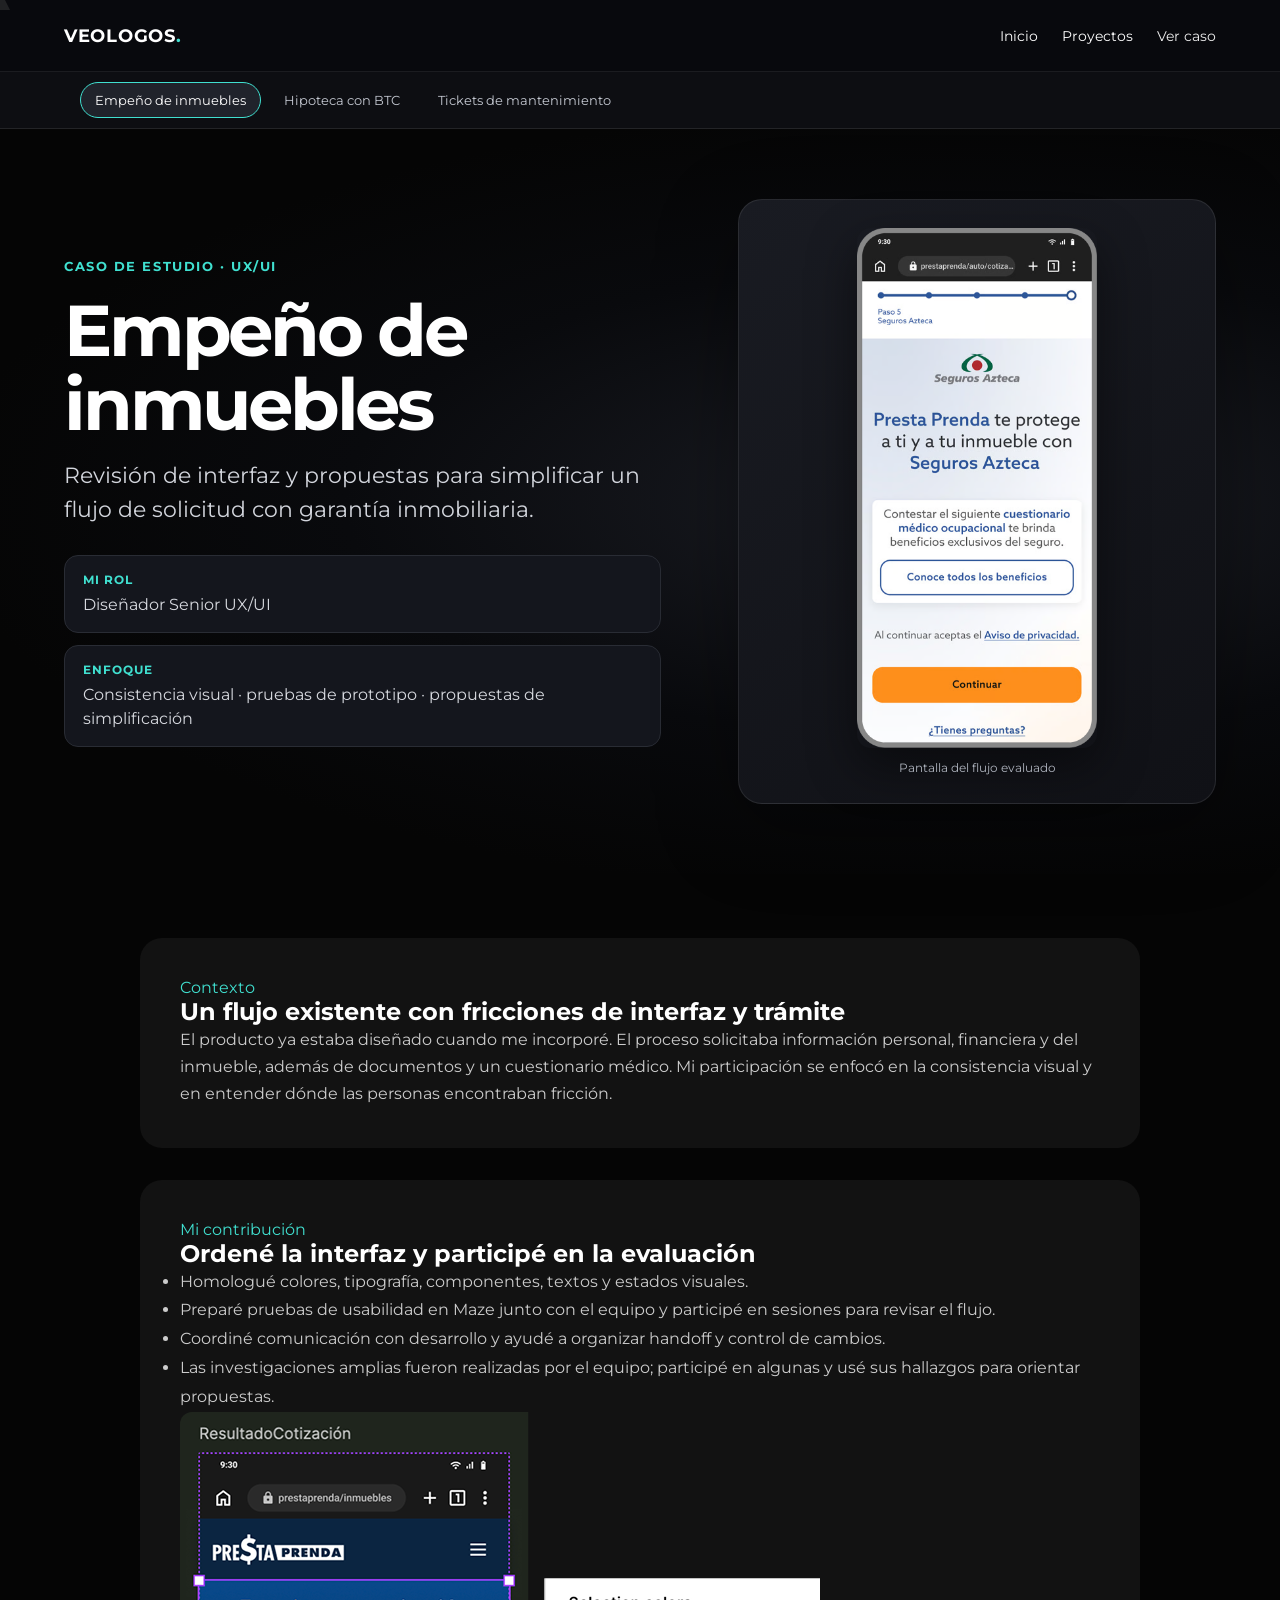
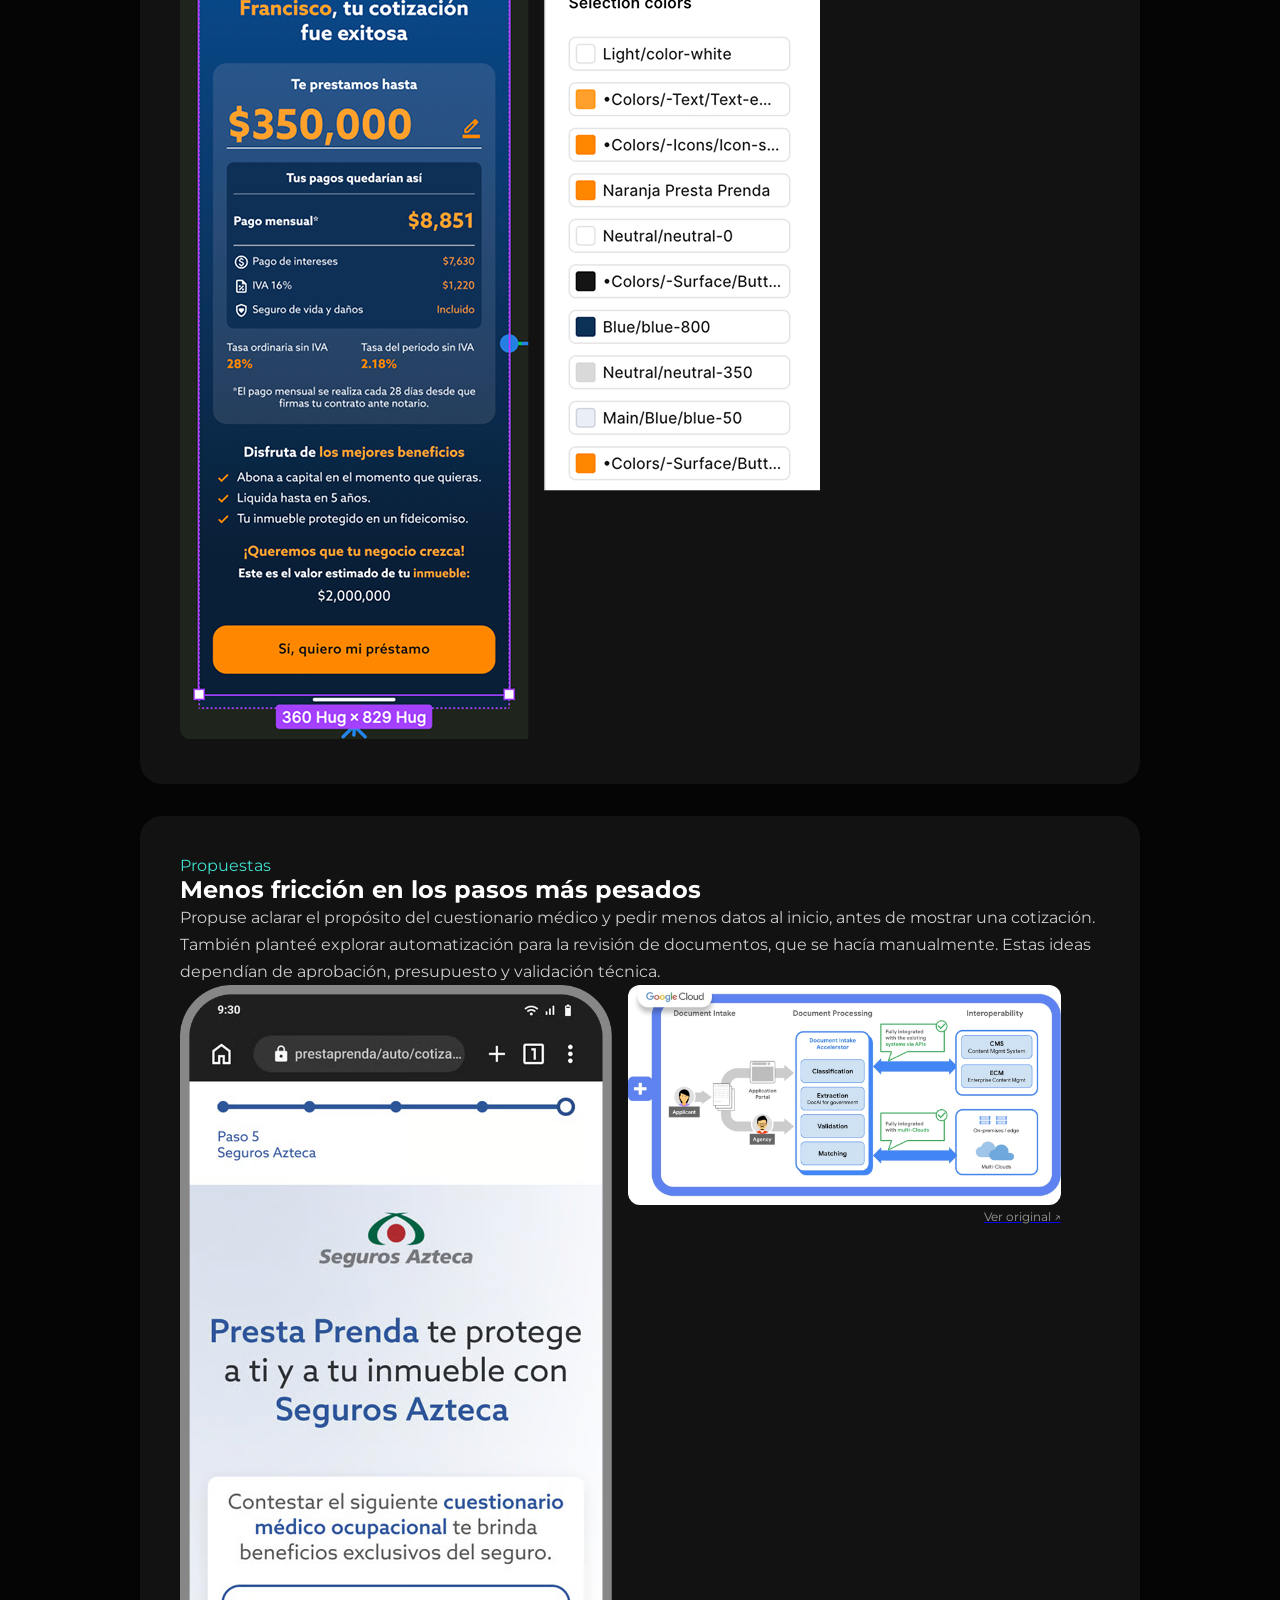
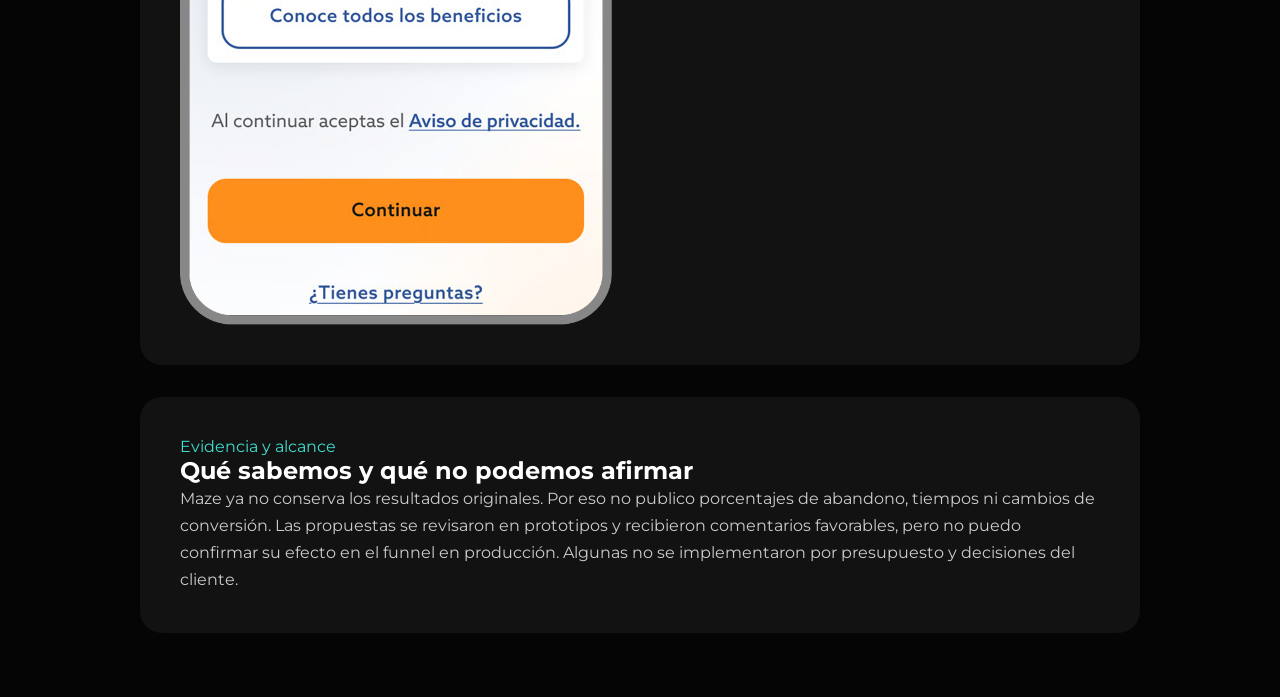
<file: empeno-inmuebles/index.html>
<!DOCTYPE html>
<html lang="es">

<head>
    <link rel="stylesheet" href="../Home/assets/css/style.css">
    <link rel="stylesheet" href="assets/css/empeno.css?v=1.1">
    <meta charset="UTF-8">
    <meta name="viewport" content="width=device-width, initial-scale=1.0">
    <title>Caso de Estudio: Empeño de Inmuebles | VEOLOGOS</title>

    <link rel="preconnect" href="https://fonts.googleapis.com">
    <link rel="preconnect" href="https://fonts.gstatic.com" crossorigin>
    <link href="https://fonts.googleapis.com/css2?family=Montserrat:wght@300;400;600;700&display=swap" rel="stylesheet">
    <link href="https://fonts.googleapis.com/css2?family=Material+Symbols+Outlined:opsz,wght,FILL,GRAD@24,400,0,0" rel="stylesheet" />
<style>
.case-hero{display:grid;grid-template-columns:minmax(0,1fr) minmax(320px,.8fr);align-items:center;gap:clamp(32px,6vw,90px);min-height:620px;padding:70px max(5%,calc((100% - 1200px)/2));background:radial-gradient(ellipse at 74% 50%,#1b1d24 0%,#090a0d 45%,#050505 75%)}
.case-hero-copy{max-width:640px}.case-kicker{color:#40e0d0;font-size:13px;font-weight:700;letter-spacing:.12em;text-transform:uppercase}.case-hero h1{color:#fff;font-size:clamp(42px,6vw,72px);line-height:1.03;margin:18px 0;letter-spacing:-.045em}.case-hero-copy>p{color:#d2d5dc;font-size:clamp(18px,2vw,22px);line-height:1.55;max-width:620px}
.case-hero-meta{display:grid;gap:12px;margin-top:28px}.case-hero-meta span{padding:15px 18px;border:1px solid #292c34;border-radius:14px;background:#14161d;color:#d7d9df;line-height:1.5}.case-hero-meta b{display:block;color:#40e0d0;font-size:12px;text-transform:uppercase;letter-spacing:.08em;margin-bottom:4px}
.case-hero-visual{display:flex;flex-direction:column;align-items:center;justify-content:center;min-height:480px;border:1px solid rgba(255,255,255,.09);border-radius:24px;padding:28px;background:linear-gradient(145deg,#191b22,#101116);box-shadow:0 24px 80px rgba(0,0,0,.35);text-decoration:none}.case-hero-visual img{display:block;width:auto;max-width:100%;max-height:520px;object-fit:contain;border-radius:14px;box-shadow:0 18px 50px #0007}.case-hero-visual span{margin-top:12px;color:#aeb3bd;font-size:12px}
@media(max-width:800px){.case-hero{grid-template-columns:1fr;padding:52px 6%;min-height:0}.case-hero-visual{min-height:360px}.case-hero-visual img{max-height:420px}}
</style></head>

<body>
<header class="site-header"><a href="../Home/#inicio" class="site-brand">VEOLOGOS<span>.</span></a><nav class="site-nav"><a href="../Home/#inicio">Inicio</a><a href="../Home/#casos">Proyectos</a><div class="project-nav"><span>Ver caso</span><div class="project-menu"><a href="../fideguardian/">Hipoteca con BTC</a><a href="../empeno-inmuebles/">Empeño de inmuebles</a><a href="../tickets-mantenimiento/">Tickets de mantenimiento</a></div></div></nav></header><nav class="project-tabs" aria-label="Cambiar de proyecto"><a href="../empeno-inmuebles/" aria-current="page">Empeño de inmuebles</a><a href="../fideguardian/" >Hipoteca con BTC</a><a href="../tickets-mantenimiento/" >Tickets de mantenimiento</a></nav>

    <section class="case-hero case-hero-empeno">
<div class="case-hero-copy"><span class="case-kicker">Caso de estudio · UX/UI</span><h1>Empeño de inmuebles</h1><p>Revisión de interfaz y propuestas para simplificar un flujo de solicitud con garantía inmobiliaria.</p><div class="case-hero-meta"><span><b>Mi rol</b>Diseñador Senior UX/UI</span><span><b>Enfoque</b>Consistencia visual · pruebas de prototipo · propuestas de simplificación</span></div></div>
<a class="case-hero-visual" href="assets/images/Pagina previa_CM.png" target="_blank" rel="noopener"><img src="assets/images/Pagina previa_CM.png" alt="Pantalla del prototipo de empeño de inmuebles"><span>Pantalla del flujo evaluado</span></a>
</section>

    <section style="background:#050505;color:#fff;padding:4rem 5%;font-family:'Montserrat',sans-serif;"><div style="max-width:1000px;margin:auto;display:flex;flex-direction:column;gap:2rem;">
<article style="background:#121212;border-radius:22px;padding:2.5rem;"><span style="color:#40e0d0;">Contexto</span><h2>Un flujo existente con fricciones de interfaz y trámite</h2><p style="color:#ccc;line-height:1.7;">El producto ya estaba diseñado cuando me incorporé. El proceso solicitaba información personal, financiera y del inmueble, además de documentos y un cuestionario médico. Mi participación se enfocó en la consistencia visual y en entender dónde las personas encontraban fricción.</p></article>
<article style="background:#121212;border-radius:22px;padding:2.5rem;"><span style="color:#40e0d0;">Mi contribución</span><h2>Ordené la interfaz y participé en la evaluación</h2><ul style="color:#ccc;line-height:1.8;"><li>Homologué colores, tipografía, componentes, textos y estados visuales.</li><li>Preparé pruebas de usabilidad en Maze junto con el equipo y participé en sesiones para revisar el flujo.</li><li>Coordiné comunicación con desarrollo y ayudé a organizar handoff y control de cambios.</li><li>Las investigaciones amplias fueron realizadas por el equipo; participé en algunas y usé sus hallazgos para orientar propuestas.</li></ul><img src="assets/images/Tokens de color 1.png" alt="Muestra de estandarización de color" style="max-width:100%;border-radius:12px;" loading="lazy" decoding="async"></article>
<article style="background:#121212;border-radius:22px;padding:2.5rem;"><span style="color:#40e0d0;">Propuestas</span><h2>Menos fricción en los pasos más pesados</h2><p style="color:#ccc;line-height:1.7;">Propuse aclarar el propósito del cuestionario médico y pedir menos datos al inicio, antes de mostrar una cotización. También planteé explorar automatización para la revisión de documentos, que se hacía manualmente. Estas ideas dependían de aprobación, presupuesto y validación técnica.</p><div style="display:flex;gap:1rem;flex-wrap:wrap;"><img src="assets/images/Pagina previa_CM.png" alt="Propuesta de pantalla previa al cuestionario médico" style="width:min(47%,440px);object-fit:contain;border-radius:12px;" loading="lazy" decoding="async"><a href="assets/images/Google Cloud Documents.png" target="_blank" rel="noopener" aria-label="Abrir imagen original de la exploración de automatización documental" style="width:min(47%,440px);display:block;"><img src="assets/images/Google-Cloud-Documents-preview.jpg" alt="Exploración de automatización documental" style="width:100%;object-fit:contain;border-radius:12px;" loading="lazy" decoding="async"><span style="display:block;text-align:right;color:#999;font-size:12px;">Ver original ↗</span></a></div></article>
<article style="background:#121212;border-radius:22px;padding:2.5rem;"><span style="color:#40e0d0;">Evidencia y alcance</span><h2>Qué sabemos y qué no podemos afirmar</h2><p style="color:#ccc;line-height:1.7;">Maze ya no conserva los resultados originales. Por eso no publico porcentajes de abandono, tiempos ni cambios de conversión. Las propuestas se revisaron en prototipos y recibieron comentarios favorables, pero no puedo confirmar su efecto en el funnel en producción. Algunas no se implementaron por presupuesto y decisiones del cliente.</p></article></div></section>
    <!-- Custom Cursor -->
    <div id="custom-cursor"></div>
    <script src="../Home/assets/js/script.js"></script>
    <script src="assets/js/empeno.js"></script>
</body>

</html>
</file>
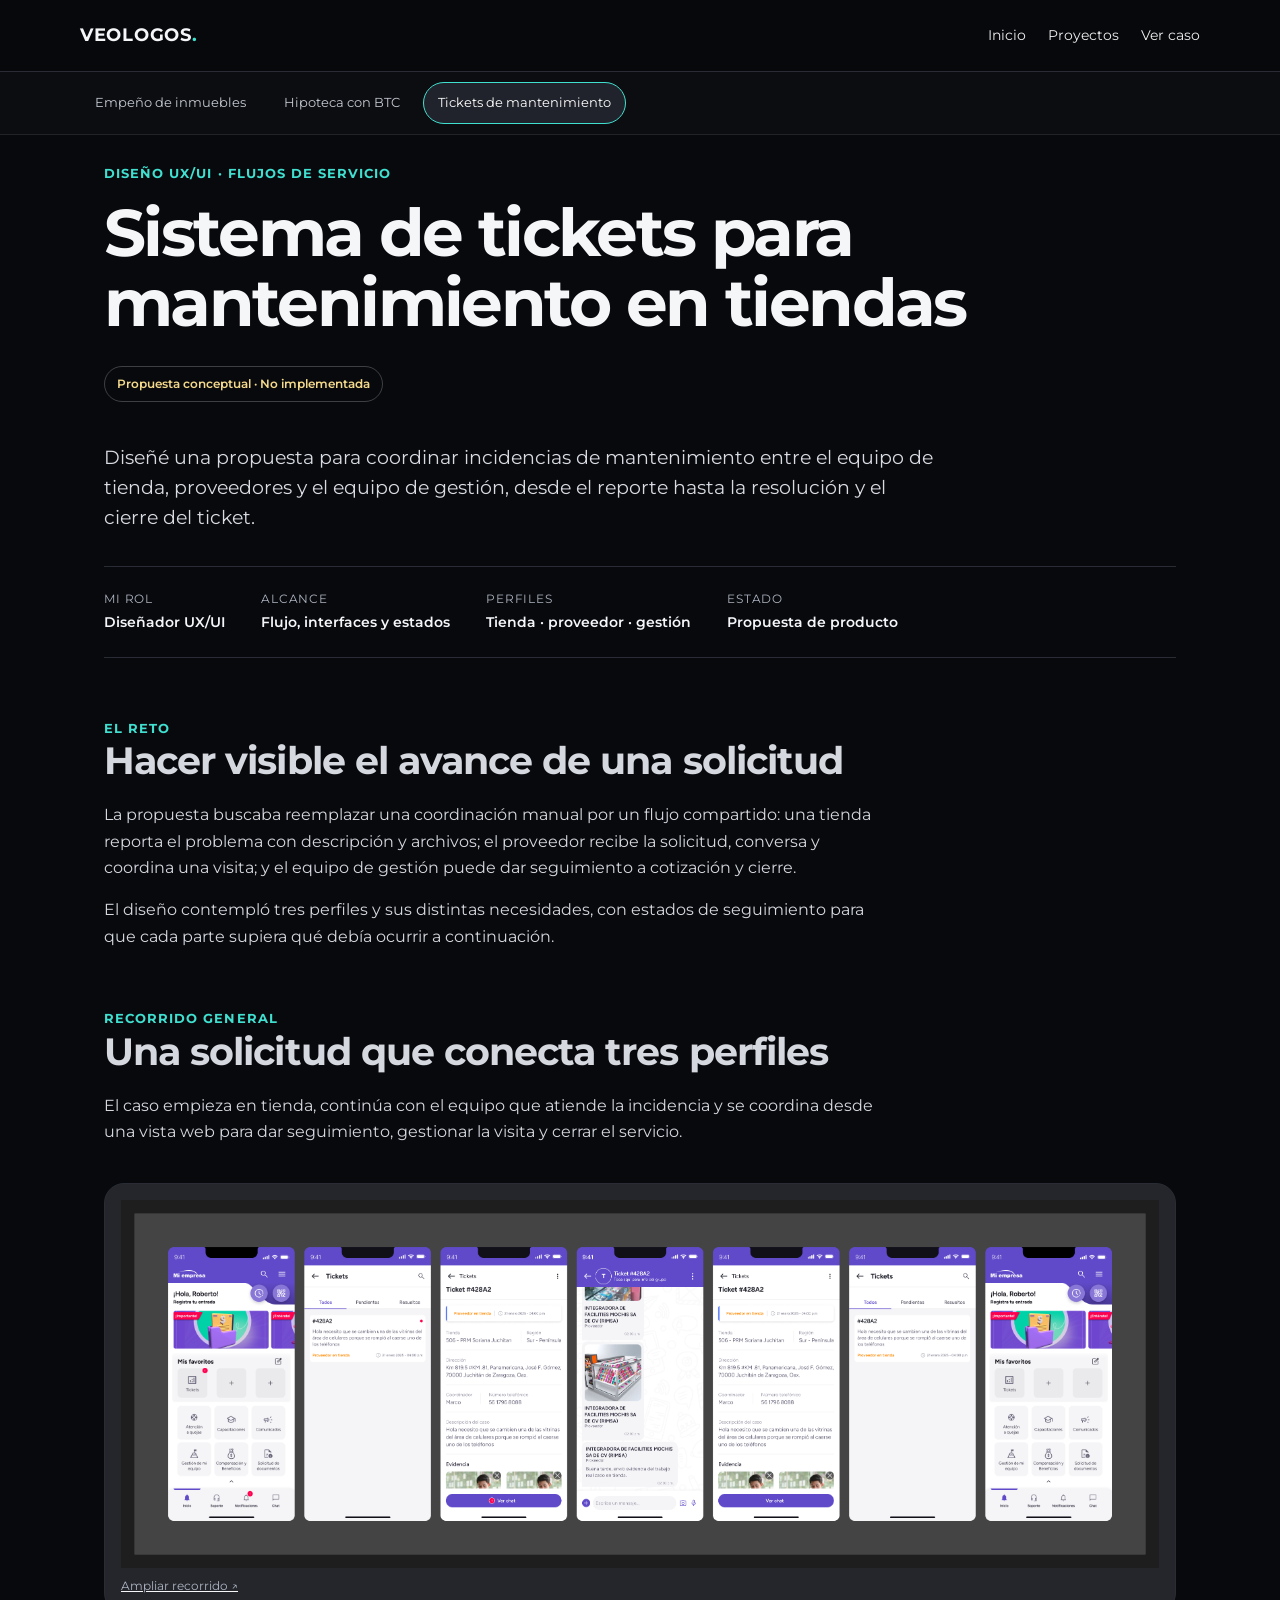
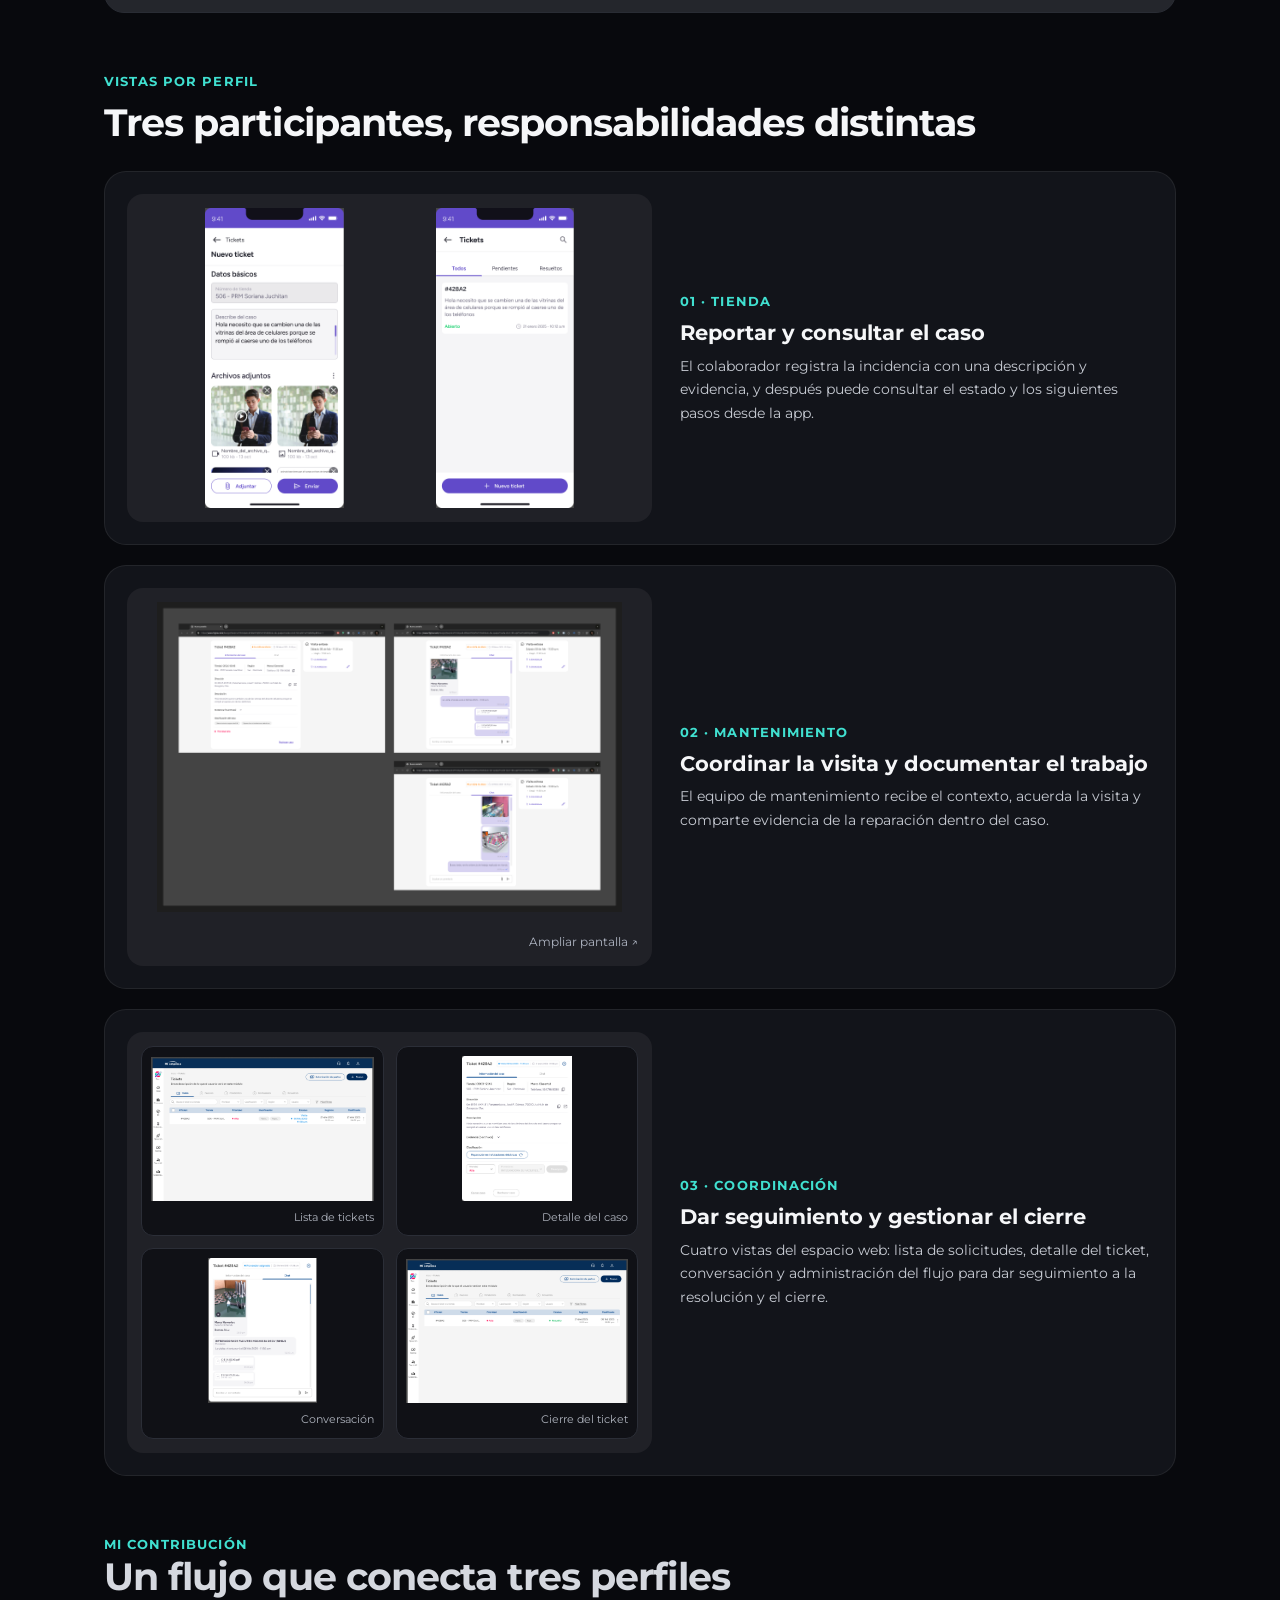
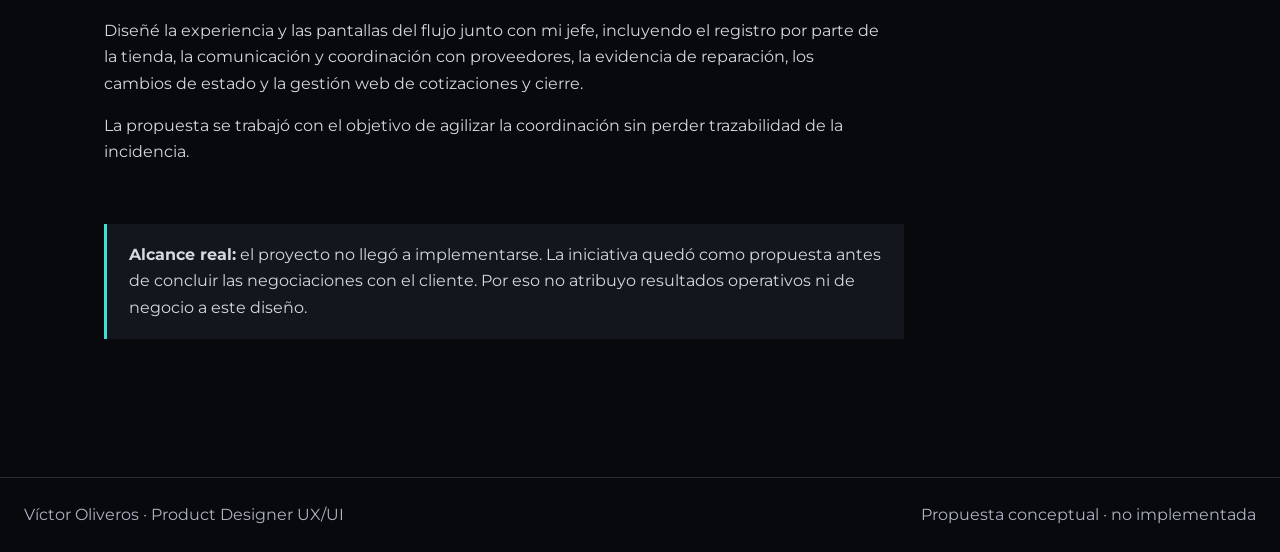
<file: tickets-mantenimiento/index.html>
<!DOCTYPE html>
<html lang="es">
<head>
<meta charset="UTF-8"><meta name="viewport" content="width=device-width, initial-scale=1">
<title>Tickets de mantenimiento | Víctor Oliveros</title>
<meta name="description" content="Propuesta conceptual de un sistema de tickets para coordinar mantenimiento en tiendas desde el reporte hasta el cierre.">
<link rel="preconnect" href="https://fonts.googleapis.com"><link rel="preconnect" href="https://fonts.gstatic.com" crossorigin>
<link href="https://fonts.googleapis.com/css2?family=Montserrat:wght@300;400;500;600;700&display=swap" rel="stylesheet">
<style>
:root{color-scheme:dark;--bg:#08090d;--panel:#14161d;--text:#f5f6f8;--muted:#adb3c0;--accent:#40e0d0}
*{box-sizing:border-box}body{margin:0;background:var(--bg);color:var(--text);font-family:Montserrat,Arial,sans-serif;line-height:1.65}
a{color:inherit}.top{position:sticky;top:0;z-index:20;max-width:none;padding:0 max(24px,calc((100% - 1120px)/2));min-height:72px;display:flex;align-items:center;justify-content:space-between;background:rgba(8,9,13,.94);backdrop-filter:blur(14px);border-bottom:1px solid #292c34}.brand{font-weight:700;text-decoration:none;font-size:18px;letter-spacing:.04em}.brand b{color:var(--accent)}.site-nav{display:flex;align-items:center;gap:22px;font-size:14px}.site-nav a,.project-nav>span{color:#eee;text-decoration:none;cursor:pointer}.project-nav{position:relative;padding:24px 0}.project-menu{display:none;position:absolute;right:0;top:100%;min-width:230px;padding:8px;background:#17191f;border:1px solid #30333b;border-radius:14px;box-shadow:0 12px 32px #0008}.project-nav:hover .project-menu,.project-nav:focus-within .project-menu{display:grid;gap:4px}.project-menu a{padding:10px;border-radius:8px}.project-menu a:hover{background:#242832}
main{max-width:1120px;margin:0 auto;padding:28px 24px 80px}.eyebrow{color:var(--accent);font-size:13px;font-weight:700;letter-spacing:.08em;text-transform:uppercase}
h1{font-size:clamp(36px,6vw,66px);line-height:1.06;letter-spacing:-.04em;margin:14px 0 20px;max-width:900px}
.lede{font-size:19px;line-height:1.6;color:#d8dbe2;max-width:840px}
.badge{display:inline-block;padding:7px 12px;border:1px solid rgba(255,255,255,.22);border-radius:999px;color:#f3d98b;font-size:12px;font-weight:600;margin:8px 0 22px}
.meta{display:flex;gap:36px;flex-wrap:wrap;border-top:1px solid #292c34;border-bottom:1px solid #292c34;padding:22px 0;margin:32px 0 60px}
.meta span{display:block;font-size:12px;color:var(--muted);text-transform:uppercase;letter-spacing:.07em}.meta strong{font-size:14px;font-weight:600}
section{margin:58px 0}h2{font-size:clamp(25px,4vw,38px);line-height:1.18;margin:0 0 18px;letter-spacing:-.025em}
.copy{max-width:780px;color:#d5d8df;font-size:16px}.copy p{margin:0 0 16px}
.grid{display:grid;grid-template-columns:repeat(2,minmax(0,1fr));gap:22px;margin-top:26px}
.journey-section{display:grid;grid-template-columns:1fr;gap:22px}
.overview-image{display:block;position:relative;background:#24262c;border:1px solid #292c34;border-radius:20px;padding:16px;overflow:hidden}
.overview-image img{display:block;width:100%;max-height:360px;object-fit:contain}
.overview-image span,.role-media span{display:block;color:var(--muted);font-size:12px;padding-top:8px}
.roles-section h2{margin-top:8px}
.role-list{display:grid;gap:20px;margin-top:26px}
.role-card{display:grid;grid-template-columns:minmax(0,1fr) minmax(260px,.9fr);align-items:center;gap:28px;background:#12141a;border:1px solid rgba(255,255,255,.07);border-radius:22px;padding:22px}
.role-media{display:flex;flex-direction:column;align-items:center;justify-content:center;gap:12px;min-width:0;background:#202127;border-radius:16px;padding:14px;overflow:hidden;text-decoration:none}.role-media:not(.dual) span{width:100%;text-align:right}.role-media.dual{flex-direction:row}
.role-media img{display:block;width:100%;max-height:310px;object-fit:contain}
.role-media.dual a{flex:0 1 44%;display:block}
.role-media.dual img{max-height:300px}
.role-copy h3{font-size:21px;line-height:1.25;margin:8px 0}
.role-copy p{color:#c7cbd3;font-size:14px;line-height:1.7;margin:0}
figure{margin:0;background:var(--panel);border-radius:20px;overflow:hidden;border:1px solid #292c34}
figure img{display:block;width:100%;height:auto;background:#fff}
figcaption{padding:16px 18px;color:var(--muted);font-size:13px}
.note{border-left:3px solid var(--accent);padding:18px 22px;background:var(--panel);color:#d5d8df;max-width:800px}
footer{border-top:1px solid #292c34;padding:24px;color:var(--muted);display:flex;justify-content:space-between;gap:20px;flex-wrap:wrap}
@media(max-width:700px){.grid{grid-template-columns:1fr}.role-card{grid-template-columns:1fr;gap:14px;padding:16px}.role-media img{max-height:260px}.role-media.dual img{max-height:250px}figure{align-items:stretch;flex-direction:column;padding:16px;gap:12px}.figure-media img{max-height:280px}.meta{gap:20px}main{padding-top:10px}.site-nav{gap:12px;font-size:12px}.top{padding:0 18px}}

.project-tabs{position:sticky;top:72px;z-index:19;display:flex;gap:8px;overflow-x:auto;padding:10px max(24px,calc((100% - 1120px)/2));background:rgba(13,14,19,.94);border-bottom:1px solid rgba(255,255,255,.09);backdrop-filter:blur(14px);scrollbar-width:none}.project-tabs::-webkit-scrollbar{display:none}.project-tabs a{flex:0 0 auto;padding:9px 14px;border:1px solid transparent;border-radius:999px;color:#c5c9d2;text-decoration:none;font-size:13px;white-space:nowrap}.project-tabs a:hover,.project-tabs a[aria-current=page]{color:#fff;background:#20232b;border-color:#40e0d0}
.role-media.web-gallery{display:grid;grid-template-columns:repeat(2,minmax(0,1fr));align-items:stretch;gap:12px;padding:14px}.web-shot{display:flex;flex-direction:column;justify-content:center;align-items:center;min-width:0;padding:9px;background:#101116;border:1px solid #2b2e37;border-radius:12px;text-decoration:none}.web-shot img{display:block;width:100%;height:145px;max-height:none;object-fit:contain}.web-shot span{padding-top:7px;text-align:center;color:#aeb3bd;font-size:11px}
.overview-image img{max-height:none;width:100%;height:auto;object-fit:contain}
.image-modal{position:fixed;inset:0;max-width:min(96vw,1900px);max-height:94vh;width:max-content;height:max-content;padding:48px 18px 16px;border:1px solid #373a42;border-radius:18px;background:#101116;color:#f5f6f8;box-shadow:0 24px 90px #000b;overflow:auto}.image-modal::backdrop{background:rgba(0,0,0,.88);backdrop-filter:blur(4px)}.image-modal img{display:block;max-width:100%;max-height:calc(90vh - 70px);width:auto;height:auto;object-fit:contain;margin:auto}.image-modal p{margin:10px 0 0;text-align:center;color:#aeb3bd;font-size:13px}.image-modal-close{position:fixed;top:calc(50% - min(47vh,420px) + 8px);right:calc(50% - min(48vw,950px) + 8px);z-index:2;width:38px;height:38px;border:1px solid #474a53;border-radius:50%;background:#20232b;color:#fff;font-size:23px;line-height:1;cursor:pointer}.image-modal-close:hover{background:#313640}
@media(max-width:700px){.project-tabs{top:64px;padding:8px 14px}.project-tabs a{padding:8px 12px;font-size:12px}.role-media.web-gallery{gap:8px;padding:10px}.web-shot{padding:6px}.web-shot img{height:110px}.web-shot span{font-size:10px}.image-modal{max-width:98vw;padding:48px 10px 12px}.image-modal-close{top:8px;right:8px}}
</style>
</head>
<body>
<header class="top"><a class="brand" href="../Home/#inicio">VEOLOGOS<span><b>.</b></span></a><nav class="site-nav" aria-label="Navegación principal"><a href="../Home/#inicio">Inicio</a><a href="../Home/#casos">Proyectos</a><div class="project-nav"><span>Ver caso</span><div class="project-menu"><a href="../fideguardian/">Hipoteca con BTC</a><a href="../empeno-inmuebles/">Empeño de inmuebles</a><a href="../tickets-mantenimiento/">Tickets de mantenimiento</a></div></div></nav></header><nav class="project-tabs" aria-label="Cambiar de proyecto"><a href="../empeno-inmuebles/" >Empeño de inmuebles</a><a href="../fideguardian/" >Hipoteca con BTC</a><a href="../tickets-mantenimiento/" aria-current="page">Tickets de mantenimiento</a></nav>
<main>
<div class="eyebrow">Diseño UX/UI · Flujos de servicio</div>
<h1>Sistema de tickets para mantenimiento en tiendas</h1>
<div class="badge">Propuesta conceptual · No implementada</div>
<p class="lede">Diseñé una propuesta para coordinar incidencias de mantenimiento entre el equipo de tienda, proveedores y el equipo de gestión, desde el reporte hasta la resolución y el cierre del ticket.</p>
<div class="meta"><div><span>Mi rol</span><strong>Diseñador UX/UI</strong></div><div><span>Alcance</span><strong>Flujo, interfaces y estados</strong></div><div><span>Perfiles</span><strong>Tienda · proveedor · gestión</strong></div><div><span>Estado</span><strong>Propuesta de producto</strong></div></div>
<section><div class="copy"><div class="eyebrow">El reto</div><h2>Hacer visible el avance de una solicitud</h2><p>La propuesta buscaba reemplazar una coordinación manual por un flujo compartido: una tienda reporta el problema con descripción y archivos; el proveedor recibe la solicitud, conversa y coordina una visita; y el equipo de gestión puede dar seguimiento a cotización y cierre.</p><p>El diseño contempló tres perfiles y sus distintas necesidades, con estados de seguimiento para que cada parte supiera qué debía ocurrir a continuación.</p></div></section>
<section class="journey-section"><div class="copy"><div class="eyebrow">Recorrido general</div><h2>Una solicitud que conecta tres perfiles</h2><p>El caso empieza en tienda, continúa con el equipo que atiende la incidencia y se coordina desde una vista web para dar seguimiento, gestionar la visita y cerrar el servicio.</p></div><a class="overview-image" href="assets/images/ticket-lifecycle.png" data-lightbox aria-label="Ampliar recorrido general del ticket"><img src="assets/images/ticket-lifecycle.png" alt="Secuencia general del flujo móvil de tickets desde el inicio hasta el seguimiento" loading="lazy" decoding="async"><span>Ampliar recorrido ↗</span></a></section>
<section class="roles-section"><div class="eyebrow">Vistas por perfil</div><h2>Tres participantes, responsabilidades distintas</h2><div class="role-list">
<article class="role-card"><div class="role-media dual"><a href="assets/images/ticket-create.png" target="_blank" rel="noopener"><img src="assets/images/ticket-create.png" alt="Formulario móvil para reportar una incidencia en tienda" loading="lazy" decoding="async"></a><a href="assets/images/ticket-status.png" target="_blank" rel="noopener"><img src="assets/images/ticket-status.png" alt="Lista móvil de tickets con estados de seguimiento" loading="lazy" decoding="async"></a></div><div class="role-copy"><div class="eyebrow">01 · Tienda</div><h3>Reportar y consultar el caso</h3><p>El colaborador registra la incidencia con una descripción y evidencia, y después puede consultar el estado y los siguientes pasos desde la app.</p></div></article>
<article class="role-card"><a class="role-media" href="assets/images/ticket-repair-evidence.png" target="_blank" rel="noopener"><img src="assets/images/ticket-repair-evidence.png" alt="Vista web y conversación para coordinar una visita y compartir evidencia de reparación" loading="lazy" decoding="async"><span>Ampliar pantalla ↗</span></a><div class="role-copy"><div class="eyebrow">02 · Mantenimiento</div><h3>Coordinar la visita y documentar el trabajo</h3><p>El equipo de mantenimiento recibe el contexto, acuerda la visita y comparte evidencia de la reparación dentro del caso.</p></div></article>
<article class="role-card"><div class="role-media web-gallery">
<a href="assets/images/ticket-web-list.png" data-lightbox class="web-shot"><img src="assets/images/ticket-web-list.png" alt="Vista web de la lista de tickets" loading="lazy" decoding="async"><span>Lista de tickets</span></a>
<a href="assets/images/ticket-web-detail.png" data-lightbox class="web-shot"><img src="assets/images/ticket-web-detail.png" alt="Vista web del detalle de un ticket" loading="lazy" decoding="async"><span>Detalle del caso</span></a>
<a href="assets/images/ticket-web-conversation.png" data-lightbox class="web-shot"><img src="assets/images/ticket-web-conversation.png" alt="Vista web de conversación y seguimiento" loading="lazy" decoding="async"><span>Conversación</span></a>
<a href="assets/images/ticket-web-close.png" data-lightbox class="web-shot"><img src="assets/images/ticket-web-close.png" alt="Vista web del cierre de un ticket" loading="lazy" decoding="async"><span>Cierre del ticket</span></a>
</div><div class="role-copy"><div class="eyebrow">03 · Coordinación</div><h3>Dar seguimiento y gestionar el cierre</h3><p>Cuatro vistas del espacio web: lista de solicitudes, detalle del ticket, conversación y administración del flujo para dar seguimiento a la resolución y el cierre.</p></div></article>
</div></section>
<section><div class="copy"><div class="eyebrow">Mi contribución</div><h2>Un flujo que conecta tres perfiles</h2><p>Diseñé la experiencia y las pantallas del flujo junto con mi jefe, incluyendo el registro por parte de la tienda, la comunicación y coordinación con proveedores, la evidencia de reparación, los cambios de estado y la gestión web de cotizaciones y cierre.</p><p>La propuesta se trabajó con el objetivo de agilizar la coordinación sin perder trazabilidad de la incidencia.</p></div></section>
<section><div class="note"><strong>Alcance real:</strong> el proyecto no llegó a implementarse. La iniciativa quedó como propuesta antes de concluir las negociaciones con el cliente. Por eso no atribuyo resultados operativos ni de negocio a este diseño.</div></section>
</main>
<dialog class="image-modal" id="ticket-image-modal" aria-label="Vista ampliada de pantalla"><button class="image-modal-close" type="button" aria-label="Cerrar imagen">×</button><img alt=""><p></p></dialog>
<script>(()=>{const modal=document.getElementById('ticket-image-modal');if(!modal)return;const image=modal.querySelector('img'),caption=modal.querySelector('p'),close=modal.querySelector('.image-modal-close');document.querySelectorAll('main a[data-lightbox]').forEach(link=>link.addEventListener('click',event=>{event.preventDefault();const thumb=link.querySelector('img');image.src=link.href;image.alt=thumb?.alt||'Vista ampliada';caption.textContent=thumb?.alt||'Vista ampliada';modal.showModal()}));close.addEventListener('click',()=>modal.close());modal.addEventListener('click',event=>{if(event.target===modal)modal.close()});modal.addEventListener('close',()=>image.removeAttribute('src'))})();</script>
<footer><span>Víctor Oliveros · Product Designer UX/UI</span><span>Propuesta conceptual · no implementada</span></footer>
</body></html>
</file>
<file: Home/assets/css/style.css>
/* --- ANIMACIÓN DE IMÁGENES --- */
        .sticky-visual {
            position: sticky;
            top: 0;
            height: 100vh;
            width: 50%;
            overflow: hidden;
            /* Importante para recortar bordes */
            display: flex;
            align-items: center;
            justify-content: center;
        }

        .scroll-img {
            position: absolute;
            /* Las apila una encima de otra */
            width: 80%;
            /* Ajusta el tamaño a tu gusto */
            height: auto;
            border-radius: 12px;
            opacity: 0;
            /* Invisibles por defecto */
            transform: scale(0.95) translateY(20px);
            /* Efecto: un poco más pequeñas y abajo */
            transition: all 0.8s cubic-bezier(0.25, 1, 0.5, 1);
            /* Animación SUAVE tipo Apple */
            box-shadow: 0 25px 50px -12px rgba(0, 0, 0, 0.5);
        }

        /* La clase que activa la imagen */
        .scroll-img.active {
            opacity: 1;
            /* Visible */
            transform: scale(1) translateY(0);
            /* Tamaño normal y en su lugar */
            z-index: 2;
        }

        /* --- VARIABLES & RESET --- */
        :root {
            --bg-color: #171717;
            --accent-color: #ff00ff;
            /* Magenta fallback */
            --accent-gradient: linear-gradient(90deg, #40E0D0 0%, #FF00FF 100%);
            /* Turquoise -> Magenta */
            --text-color: #f5f5f5;
            --text-muted: #a3a3a3;
            --font-main: 'Montserrat', sans-serif;
        }

        * {
            margin: 0;
            padding: 0;
            box-sizing: border-box;
        }

        body {
            background-color: var(--bg-color);
            color: var(--text-color);
            font-family: var(--font-main);
            overflow-x: hidden;
            /* Evita scroll horizontal */
        }

        /* --- 1. INTRO ANIMATION (Estilo Sitio A) --- */
        .intro-overlay {
            position: fixed;
            top: 0;
            left: 0;
            width: 100%;
            height: 100vh;
            background-color: #20202E;
            /* Solid color requested: #20202E */
            display: flex;
            justify-content: center;
            align-items: center;
            z-index: 9999;
            transition: transform 1s cubic-bezier(0.77, 0, 0.175, 1);
            /* Efecto suave */
        }



        /* --- 1. CENTRAR EL LOGO Y EL BOTÓN --- */
        /* --- 1. CENTRAR EL LOGO Y EL BOTÓN --- */
        .intro-logo {
            display: flex;
            flex-direction: column;
            width: 100%;
            height: 100%;
            /* Apila los elementos verticalmente */
            align-items: center;
            /* Los centra horizontalmente */
            justify-content: center;
            text-align: center;
            font-size: 3rem;
            font-weight: 700;
            color: var(--bg-color);
            opacity: 0;
            animation: fadeInLogo 1s ease forwards 0.5s;
        }

        .intro-logo img {
            max-width: 80%;
            height: auto;
            /* mix-blend-mode: screen hace que el negro sea transparente */
            /* Es la forma más efectiva de "eliminar" el fondo negro de un GIF sin editar el archivo */
            mix-blend-mode: screen;
            filter: brightness(1.2);
            /* Un pequeño ajuste para que los colores no se pierdan tanto */
            clip-path: inset(16px);
            /* Recorta 16px de los bordes del GIF */
            /* Máscara radial para suavizar/blur de los bordes hacia afuera */
            -webkit-mask-image: radial-gradient(circle, black 50%, transparent 90%);
            mask-image: radial-gradient(circle, black 50%, transparent 90%);
        }

        /* --- 2. BOTÓN "EMPECEMOS" REDONDO --- */
        .skip-btn {
            display: block;
            margin-top: 2rem;
            /* Separación entre el GIF y el botón */
            padding: 0.8rem 2.5rem;
            /* Un poco más ancho para que se vea elegante */
            background: transparent;
            border: 2px solid #f5f5f5;
            /* Color requested: #f5f5f5 */
            color: #f5f5f5;
            /* Color requested: #f5f5f5 */
            font-family: var(--font-main);
            font-weight: 700;
            cursor: pointer;
            transition: all 0.3s ease;
            text-transform: uppercase;
            letter-spacing: 1px;
            border-radius: 50px;
            /* <--- MAGIA: Botón completamente redondo */
        }

        .skip-btn:hover {
            background: var(--bg-color);
            color: var(--accent-color);
        }

        /* --- 3. BOTÓN PRIMARIO (HERO Y FOOTER) REDONDO --- */
        .btn-primary {
            display: inline-block;
            padding: 1rem 2.5rem;
            /* Un poco más de padding horizontal para el estilo píldora */
            background: #40E0D0;
            /* Solid Turquoise */
            color: var(--bg-color);
            /* Reverted to background color (dark text on gradient) */
            text-decoration: none;
            font-weight: 600;
            border-radius: 50px;
            /* <--- AQUÍ ESTÁ LA MAGIA: Totalmente redondo */
            width: fit-content;
            transition: all 0.3s ease;
            /* Transición suave para todos los cambios */
        }

        .btn-primary:hover {
            transform: translateY(-3px);
            /* Se levanta un poquito */
            box-shadow: 0 10px 20px rgba(64, 224, 208, 0.4);
            /* Sombra turquesa sutil que le da vida */
        }

        /* Clase que añade JS para levantar la cortina */
        .intro-overlay.slide-up {
            transform: translateY(-100%);
        }

        @keyframes fadeInLogo {
            to {
                opacity: 1;
                transform: scale(1.1);
            }
        }

        /* --- UI GENERAL --- */
        header.site-header { padding: 0 5%; position: sticky; top: 0; width: 100%; min-height: 72px; z-index: 100; display: flex; align-items: center; justify-content: space-between; background: rgba(8,9,13,.94); backdrop-filter: blur(14px); border-bottom: 1px solid rgba(255,255,255,.08); }
        .site-brand { color:#fff; font-weight:700; font-size:1.15rem; letter-spacing:.04em; text-decoration:none; }
        .site-brand span { color:var(--accent-color,#40e0d0); }
        .site-nav { display:flex; align-items:center; gap:1.5rem; }
        .site-nav a,.project-nav>span { color:#eee; font-size:.9rem; text-decoration:none; cursor:pointer; }
        .site-nav a:hover,.project-nav>span:hover { color:#40e0d0; }
        .project-nav { position:relative; padding:1.5rem 0; }
        .project-menu { display:none; position:absolute; right:0; top:100%; min-width:230px; padding:.5rem; background:#17191f; border:1px solid #30333b; border-radius:14px; box-shadow:0 12px 32px #0008; }
        .project-nav:hover .project-menu,.project-nav:focus-within .project-menu { display:grid; gap:.2rem; }
        .project-menu a { padding:.65rem .8rem; border-radius:8px; }
        .project-menu a:hover { background:#242832; }

        .logo {
            font-weight: 700;
            font-size: 1.5rem;
            color: #171717; /* Dark for light hero */
            text-decoration: none;
        }

        span.dot {
            background: var(--accent-gradient);
            background-clip: text;
            -webkit-background-clip: text;
            -webkit-text-fill-color: transparent;
        }

        /* --- HERO SECTION --- */
        .hero {
            background-color: #ffffff; /* Light Theme */
            height: 100vh;
            min-height: 800px;
            display: flex;
            flex-direction: row; /* Image left, text right */
            align-items: center;
            justify-content: space-between;
            padding: 0 5%;
            max-width: 1400px;
            margin: 0 auto;
            gap: 4rem;
            position: relative;
            overflow: hidden;
        }

        .hero-image-column {
            flex: 1;
            height: 100%;
            position: relative;
            display: flex;
            align-items: flex-end; /* Sit at bottom */
            justify-content: flex-start;
            z-index: 1;
        }

        .hero-profile-img {
            position: absolute;
            bottom: 0;
            left: -10%; /* More bleed to allow larger scale */
            width: 130%; /* Significantly larger */
            height: 120%; /* Spans even more height */
            object-fit: contain;
            object-position: bottom left;
            /* transform removed to flip back and look at the text */
            /* Subtle bottom fade matching white background */
            mask-image: linear-gradient(to top, transparent 0%, rgba(255,255,255,0) 5%, black 25%);
            -webkit-mask-image: linear-gradient(to top, transparent 0%, rgba(255,255,255,0) 5%, black 25%);
            z-index: 1;
        }

        .hero-header-row {
            display: flex;
            align-items: center;
            gap: 1.5rem;
            margin-bottom: 1.5rem;
        }

        .hero-greeting {
            font-size: clamp(1.2rem, 2vw, 1.8rem);
            color: #333333; /* Dark gray for light theme */
            font-weight: 500;
        }

        .hero .hero-title {
            font-size: clamp(2.2rem, 5vw, 4rem);
            font-weight: 700;
            line-height: 1.05;
            margin-bottom: 2rem;
            /* Magenta to Turquoise Gradient */
            background: linear-gradient(90deg, #FF00FF 0%, #40E0D0 100%);
            -webkit-background-clip: text;
            background-clip: text;
            -webkit-text-fill-color: transparent;
            color: transparent;
            display: inline-block; /* Helps gradient calculation */
        }

        .hero .hero-tagline {
            font-size: clamp(1rem, 1.5vw, 1.3rem);
            font-weight: 400;
            line-height: 1.5;
            color: #555555; /* Muted dark gray */
            max-width: 600px;
            margin-bottom: 0;
            opacity: 1;
        }

        .hero .tagline-highlight {
            font-weight: 700;
        }

        .hero-chips-container {
            position: absolute;
            bottom: 2rem;
            left: 0;
            width: 100%;
            display: flex;
            justify-content: center;
            gap: 2.5rem; /* More space for logos */
            padding: 0 5%;
            box-sizing: border-box;
            z-index: 10;
        }

        .hero-logo {
            height: 32px; /* Uniform height for logos */
            width: auto;
            filter: grayscale(100%) opacity(0.6); /* Muted by default */
            transition: all 0.4s cubic-bezier(0.175, 0.885, 0.32, 1.275);
            cursor: pointer;
        }

        .hero-logo:hover {
            filter: grayscale(0%) opacity(1); /* Reveal brand colors */
            transform: scale(1.15) translateY(-5px);
        }

        .hero-text-column {
            flex: 1.2;
            display: flex;
            flex-direction: column;
            justify-content: center;
            align-items: flex-start;
            z-index: 2;
            padding-right: 2rem;
        }

        /* Legacy specific glow classes removed */

        /* --- SERVICIOS (Grid Simple) --- */
        .services {
            padding: 5rem 0;
            /* Remove horizontal padding from section */
            background-color: #050505; /* Unified dark background with Projects section */
        }

        .services-container {
            max-width: 1200px;
            margin: 0 auto;
            padding: 0 10%;
            /* Match Hero padding */
        }

        .services h2 {
            margin-bottom: 3rem;
            font-size: 2rem;
            border-left: 4px solid #40E0D0;
            /* Turquoise border */
            padding-left: 1rem;
        }

        .services-grid {
            display: grid;
            grid-template-columns: repeat(2, 1fr);
            /* 2 columns for expertise areas */
            gap: 2rem;
            /* Keep 32px gap */
            max-width: 1200px;
            margin: 4rem auto 0; /* Align with container and add top margin from title */
            padding: 0 10%;
            /* Match Hero padding */
            box-sizing: border-box;
        }

        .service-card {
            display: flex;
            flex-direction: row; /* Horizontal layout */
            align-items: center; /* Center items vertically */
            padding: 1.5rem;
            /* Padding for horizontal card */
            background: transparent;
            border-radius: 12px;
            border: 1px solid rgba(255, 255, 255, 0.05);
            transition: border-color 0.3s ease, transform 0.3s ease, box-shadow 0.3s ease, background 0.3s ease;
            height: 100%;
            overflow: hidden;
            /* Clip image corners */
        }

        .service-card:hover {
            background: radial-gradient(circle at var(--x, 50%) var(--y, 50%), rgba(64, 224, 208, 0.15) 0%, rgba(255, 0, 255, 0.05) 50%, transparent 100%);
            border-color: rgba(255, 255, 255, 0.1); 
            transform: translateY(-5px);
            box-shadow: 0 15px 30px -10px rgba(64, 224, 208, 0.15);
        }

        .service-image {
            width: 120px; /* Fixed width for icon container */
            height: 120px; /* Square container */
            flex-shrink: 0; /* Prevent collapsing */
            overflow: visible; /* Let pulse escape if needed */
            /* Border radius removed, handled by card overflow */
            margin-bottom: 0;
            margin-right: 1.5rem; /* Space between icon and text */
            /* Remove margin */
            background-color: transparent;
            display: flex;
            align-items: center;
            justify-content: center;
        }

        .service-image .material-symbols-outlined {
            font-size: 64px; /* Slightly smaller for horizontal layout */
            color: #ffffff; /* Íconos blancos */
            text-shadow: 0 0 20px rgba(64, 224, 208, 0.6); /* Brillo turquesa */
            transition: transform 0.5s ease;
            user-select: none;
        }



        .service-content {
            padding: 0;
            /* Padding removed, handled by card */
            display: flex;
            flex-direction: column;
            flex-grow: 1;
        }

        .service-content h3 {
            margin-bottom: 0.5rem;
            font-size: 1.375rem;
            /* 22px */
            color: #ffffff;
        }

        .service-content p {
            font-size: 0.875rem;
            /* 14px */
            line-height: 1.5;
            color: var(--text-muted);
        }

        /* --- SCROLLYTELLING (Estilo Sitio B) --- */
        /* Esta es la estructura base, la llenaremos luego */
        .project-section {
            padding: 5rem 5%;
        }

        /* --- ESTILOS DEL SCROLLYTELLING --- */
        .scrolly-section {
            background-color: #050505;
            position: relative;
            padding-top: 6rem;
        }

        .sticky-container {
            display: flex;
            position: relative;
            max-width: 1200px;
            margin: 0 auto;
            padding: 0 10%;
            /* Match Hero padding */
            align-items: flex-start;
        }

        /* El texto ocupa el 50% y hace scroll normal */
        .scrolly-text {
            width: 50%;
            padding-right: 5%;
        }

        /* Cada paso tiene altura para obligar a hacer scroll */
        .step {
            min-height: 80vh;
            /* Altura casi completa de pantalla */
            display: flex;
            flex-direction: column;
            justify-content: center;
        }

        .step h3 {
            font-size: 32px; /* Precision adjustment as requested */
            color: #ff00ff; /* Vibrant Magenta */
            text-shadow: 0 0 15px rgba(255, 0, 255, 0.4); /* Neon glow for high contrast */
            margin-bottom: 0.5rem;
        }

        .step-subtitle {
            display: block;
            font-size: 28px;
            font-weight: 500;
            color: #40E0D0; /* Turquoise */
            margin-bottom: 1rem;
        }

        .step p {
            font-size: 18px; /* Refined for better readability */
            line-height: 1.6;
            color: #aaaaaa; /* Soft gray to reduce eye strain */
            font-weight: 400; /* Regular weight */
        }

        /* La imagen ocupa el 50% y se queda PEGADA (Sticky) */
        .sticky-visual {
            width: 50%;
            height: 100vh;
            /* Altura completa */
            position: sticky;
            /* LA MAGIA */
            top: 0;
            display: flex;
            align-items: center;
            justify-content: center;
        }

        .visual-box {
            width: 80%;
            height: 60%;
            background: #222;
            border: 1px solid #333;
            border-radius: 20px;
            display: flex;
            align-items: center;
            justify-content: center;
            box-shadow: 0 20px 50px rgba(0, 0, 0, 0.5);
        }

        /* --- FOOTER --- */
        footer {
            padding: 5rem 0;
            text-align: center;
            border-top: 1px solid #333;
            margin-top: 2rem;
        }

        footer h2 {
            margin-bottom: 1rem;
        }

        /* --- UTILITY CLASSES --- */
        .hidden {
            display: none !important;
            opacity: 0;
            pointer-events: none;
        }

        /* --- SALÚDANOS OVERLAY --- */
        .contact-overlay {
            position: fixed;
            top: 0;
            left: 0;
            width: 100%;
            height: 100vh;
            background-color: var(--bg-color);
            z-index: 2000;
            opacity: 0;
            pointer-events: none;
            transition: opacity 0.5s ease;
            /* Removed flex centering to allow absolute positioning */
        }

        .contact-overlay.active {
            opacity: 1;
            pointer-events: all;
        }

        .contact-container {
            width: 100%;
            height: 100%;
            max-width: 1200px;
            /* Match Hero max-width */
            margin: 0 auto;
            /* Center like Hero */
            padding: 0 10%;
            /* Match Hero padding */
            position: relative;
            box-sizing: border-box;
        }

        .contact-form {
            width: 100%;
            height: 100%;
            display: flex;
            flex-direction: column;
            padding-top: 15vh;
            gap: 2rem;
            box-sizing: border-box;
        }

        #name-input,
        #contact-info-input,
        #message-input {
            width: 100%;
            background: transparent;
            border: none;
            color: var(--text-color);
            font-family: var(--font-main);
            outline: none;
            text-align: left;
            box-sizing: border-box;
            border-bottom: 1px solid #333;
            padding-bottom: 1rem;
            transition: border-color 0.3s ease;
        }

        #name-input:focus,
        #contact-info-input:focus,
        #message-input:focus {
            border-bottom-color: var(--accent-turquoise, #40E0D0);
        }

        #name-input,
        #contact-info-input {
            font-size: clamp(1.5rem, 3vw, 2.5rem);
        }

        #message-input {
            font-size: clamp(2rem, 4vw, 3rem);
            resize: none;
            flex-grow: 1;
            border-bottom: none;
            /* Textarea takes remaining space */
        }

        #name-input::placeholder,
        #contact-info-input::placeholder,
        #message-input::placeholder {
            color: #555;
            /* Darker placeholder to be subtle */
        }

        .contact-actions {
            position: fixed;
            /* Fixed relative to viewport prevents margin offsets */
            top: 0;
            left: 0;
            display: flex;
            gap: 1rem;
            align-items: center;
            z-index: 2005;
            /* Ensure above overlay and input */
        }

        /* Botón Outlined (Regresar) */
        .btn-outlined {
            display: inline-block;
            padding: 0.8rem 2.5rem;
            background: transparent;
            border: 2px solid #40E0D0;
            /* Turquoise border */
            color: #40E0D0;
            /* Reverted to turquoise text color */
            text-decoration: none;
            font-weight: 600;
            border-radius: 50px;
            cursor: pointer;
            transition: all 0.3s ease;
            font-family: var(--font-main);
            font-size: 1rem;
        }

        .btn-outlined:hover {
            background: #40E0D0;
            /* Solid Turquoise */
            color: var(--bg-color);
            border-color: transparent;
            /* Hide border on hover */
            transform: translateY(-3px);
            box-shadow: 0 10px 20px rgba(64, 224, 208, 0.3);
            /* Turquoise shadow */
        }

        .btn-primary:hover {
            transform: translateY(-2px);
            box-shadow: 0 4px 15px rgba(64, 224, 208, 0.4);
        }

        .btn-small {
            padding: 0.5rem 1.2rem;
            font-size: 0.9rem;
            border-radius: 20px;
        }

        .hero .btn-primary {
            background: #000000;
            color: #40E0D0;
            border: 1px solid #000000;
            font-weight: 500; /* Medium weight */
        }

        .hero .btn-primary:hover {
            background: #1a1a1a;
            color: #40E0D0;
            box-shadow: 0 4px 15px rgba(0, 0, 0, 0.2);
        }

        /* --- SELECTED PROJECTS (GRID) --- */
        .selected-projects {
            background-color: #050505; /* Darker than Hero #0d0d0d */
            padding: 6rem 2% 3rem 2%; /* Doubled top padding for better breathing room */
            width: 100%;
            /* Removed flex and 100vh constraint on parent */
            box-sizing: border-box;
        }

        .section-header {
            margin-bottom: 2rem;
            padding: 0 10%;
            /* Match Hero padding */
            max-width: 1200px;
            margin-left: auto;
            margin-right: auto;
            box-sizing: border-box;
        }

        .section-header h2 {
            border-left: 4px solid var(--accent-color);
            padding-left: 1rem;
            margin-bottom: 0.5rem;
            /* Space between title and description */
            font-size: 2rem;
            /* Match Services H2 size if needed, or keep inherited */
        }

        .section-header p {
            padding-left: 1.25rem;
            /* Align text with title text (4px border + 1rem padding approx) */
            color: var(--text-muted);
            margin-top: 0;
        }

        .projects-grid {
            height: 100vh;
            /* The grid itself is now full screen height */
            display: grid;
            grid-template-columns: repeat(auto-fill, minmax(350px, 1fr));
            grid-auto-rows: minmax(0, 1fr);
            /* Rows distribute to fill the 100vh */
            grid-auto-flow: dense;
            gap: 8px;
            /* Reduced gap */
            overflow: hidden;
            /* Hide potential overflow to enforce look */
        }

        .project-card {
            position: relative;
            border-radius: 8px;
            /* Reduced radius */
            overflow: hidden;
            cursor: pointer;
            height: 100%;
            /* Fill the grid cell */
            /* aspect-ratio removed to let grid control shape */
            text-decoration: none;
        }

        /* Asymmetric Utility Classes */
        .project-card.wide {
            grid-column: span 2;
        }

        .project-card.tall {
            grid-row: span 2;
        }

        .project-card.big {
            grid-column: span 2;
            grid-row: span 2;
        }

        /* Mobile Reset */
        @media (max-width: 900px) {
            .hero {
                flex-direction: column-reverse; /* Image bottom, text top on mobile */
                height: auto;
                min-height: auto;
                padding-top: 120px;
                gap: 2rem;
            }

            .hero-image-column {
                width: 100%;
                min-height: 550px;
                padding-bottom: 0;
            }

            .hero-profile-img {
                height: 100%;
                left: 0;
                width: 100%;
                object-position: bottom center;
            }

            .hero-text-column {
                width: 100%;
                padding-right: 0;
                align-items: center;
                text-align: center;
            }

            .hero-image-text {
                padding: 1.5rem;
                padding-top: 3rem;
                text-align: left; /* Keep readable */
            }
        }

        @media (max-width: 768px) {
            header.site-header { min-height:64px; padding:0 5%; }
            .site-nav { gap:.8rem; }
            .site-nav a,.project-nav>span { font-size:.76rem; }
            .project-nav { padding:1.2rem 0; }
            .project-menu { min-width:210px; }
            .selected-projects {
                height: auto;
                /* Let it flow naturally on mobile */
                padding: 4rem 5%;
            }

            .projects-grid {
                grid-auto-rows: 250px;
                /* Maintain height on mobile */
            }

            .services-grid {
                grid-template-columns: 1fr;
                /* Stack services on mobile */
                padding: 0 5%;
                /* Ensure mobile padding matches */
            }

            .service-card {
                flex-direction: column;
                align-items: flex-start;
            }

            .service-image {
                margin-bottom: 1.5rem;
                margin-right: 0;
                width: 80px;
                height: 80px;
            }

            .service-image .material-symbols-outlined {
                font-size: 56px;
            }

            .project-card.wide,
            .project-card.tall,
            .project-card.big {
                grid-column: span 1;
                grid-row: span 1;
            }
        }

        .img-container {
            width: 100%;
            height: 100%;
            margin: 0;
            /* Remove margin */
        }

        .img-container img {
            width: 100%;
            height: 100%;
            object-fit: cover;
            transition: transform 0.6s cubic-bezier(0.25, 1, 0.5, 1), filter 0.3s ease;
        }

        /* Hover Effect: Scale & Dim */
        .project-card:hover .img-container img {
            transform: scale(1.1);
            filter: brightness(0.4);
            /* Darken image to make text pop */
        }

        .project-info {
            position: absolute;
            top: 0;
            left: 0;
            width: 100%;
            height: 100%;
            display: flex;
            flex-direction: column;
            justify-content: center;
            align-items: center;
            opacity: 0;
            /* Hidden by default */
            transition: opacity 0.3s ease;
            text-align: center;
            padding: 1rem;
            z-index: 2;
        }

        .project-card:hover .project-info {
            opacity: 1;
            /* Show on hover */
        }

        .project-info h3 {
            font-size: 1.75rem;
            margin-bottom: 0.5rem;
            color: var(--text-color);
            transform: translateY(20px);
            transition: transform 0.4s ease;
        }

        .project-card:hover .project-info h3 {
            transform: translateY(0);
            /* Slide up effect */
        }

        .project-info span {
            font-size: 0.9rem;
            background: var(--accent-gradient);
            /* Gradient background */
            background-clip: text;
            -webkit-background-clip: text;
            -webkit-text-fill-color: transparent;
            text-transform: uppercase;
            letter-spacing: 2px;
            font-weight: 600;
            transform: translateY(20px);
            transition: transform 0.4s ease 0.1s;
            /* Slight delay */
        }

        .project-card:hover .project-info span {
            transform: translateY(0);
        }

        /* --- CUSTOM CURSOR --- */
        body,
        a,
        button,
        input,
        textarea,
        label,
        .cursor-hover {
            cursor: none !important;
        }

        #custom-cursor {
            position: fixed;
            top: 0;
            left: 0;
            width: 20px;
            height: 20px;
            background-color: rgba(255, 255, 255, 0.1);
            /* White 10% opacity */
            clip-path: polygon(50% 0%, 0% 100%, 100% 100%);
            /* Triangle */
            pointer-events: none;
            z-index: 9999;
            transform: translate(-50%, -50%);
            transition: width 0.2s, height 0.2s, background-color 0.2s, clip-path 0.2s, border-radius 0.2s;
            mix-blend-mode: difference;
        }

        #custom-cursor.hovered {
            width: 4px;
            height: 30px;
            background: var(--accent-gradient);
            /* Gradient cursor */
            clip-path: none;
            /* Rectangle */
            border-radius: 2px;
            opacity: 1;
            mix-blend-mode: normal;
        }

        /* --- CARROUSEL DE HERRAMIENTAS --- */
        .tools-carousel-section {
            padding: 5rem 0;
            background-color: #050505;
            overflow: hidden;
            border-top: 1px solid rgba(255,255,255,0.05); /* Separador sutil */
        }

        .tools-carousel-section .section-header {
            text-align: center;
            margin-bottom: 0;
        }

        .carousel-wrapper {
            display: flex;
            flex-direction: column;
            gap: 2rem;
            margin-top: 4rem;
        }

        .carousel-track {
            display: flex;
            width: fit-content;
        }

        .row-1 .carousel-content {
            display: flex;
            animation: scroll-left 50s linear infinite;
        }

        .row-2 .carousel-content {
            display: flex;
            animation: scroll-right 50s linear infinite;
        }

        .carousel-item {
            display: flex;
            align-items: center;
            gap: 0.8rem;
            padding: 1rem 2rem;
            margin: 0 1rem;
            background: rgba(255, 255, 255, 0.03);
            border: 1px solid rgba(255, 255, 255, 0.05);
            border-radius: 50px;
            color: #ffffff;
            font-weight: 500;
            font-size: 1.1rem;
            white-space: nowrap;
            transition: all 0.3s ease;
            cursor: default;
        }

        .carousel-item:hover {
            background: rgba(64, 224, 208, 0.1);
            border-color: #40E0D0;
            transform: translateY(-5px);
            color: #40E0D0;
            /* Si el cursor personalizado está activado, el elemento debe reaccionar */
        }

        .carousel-item img {
            width: 24px;
            height: 24px;
            object-fit: contain;
            transition: filter 0.3s ease;
        }

        .carousel-item .material-symbols-outlined,
        .carousel-item svg {
            color: #ffffff; /* Si usan currentColor, esto los hace blancos */
            transition: color 0.3s ease;
        }

        /* Iluminar el icono en hover (Turquesa #40E0D0) */
        .carousel-item:hover img {
            filter: brightness(0) saturate(100%) invert(86%) sepia(36%) saturate(415%) hue-rotate(124deg) brightness(91%) contrast(92%) !important;
        }

        .carousel-item:hover .material-symbols-outlined,
        .carousel-item:hover svg {
            color: #40E0D0;
        }

        @keyframes scroll-left {
            0% { transform: translateX(0); }
            100% { transform: translateX(-100%); }
        }

        @keyframes scroll-right {
            0% { transform: translateX(-100%); }
            100% { transform: translateX(0); }
        }

        /* Ajustes para móviles */
        @media (max-width: 768px) {
            .carousel-item {
                padding: 0.8rem 1.5rem;
                font-size: 0.9rem;
            }
            .carousel-wrapper {
                margin-top: 3rem;
            }
        }

/* Refinamientos del home: composición a todo el ancho, jerarquía y navegación. */
.intro-overlay.slide-up { pointer-events:none; visibility:hidden; transition:transform 1s cubic-bezier(.77,0,.175,1),visibility 0s linear 1s; }
.hero { width:100%; max-width:none; padding:0; gap:0; min-height:700px; height:min(100vh,1000px); }
.hero-image-column { flex:0 0 48%; width:48%; }
.hero-profile-img { left:-4%; width:108%; height:100%; }
.hero-text-column { flex:1; width:52%; padding:0 clamp(28px,7vw,112px) 64px clamp(24px,4vw,64px); }
.hero-chips-container { padding:0 5%; }
.services-container,.sticky-container { max-width:none; width:100%; padding-inline:5%; }
.section-header { max-width:none; width:100%; padding-inline:5%; text-align:left; }
.tools-carousel-section .section-header { text-align:left; }
.selected-projects { padding:5rem 0 3rem; }
.projects-grid { width:100%; height:auto; min-height:0; padding:0 5%; grid-template-columns:repeat(auto-fit,minmax(min(100%,320px),1fr)); grid-auto-rows:auto; gap:22px; }
.project-card { aspect-ratio:1/1; height:auto; border-radius:18px; }
.img-container { aspect-ratio:1/1; }
.project-info { opacity:1; justify-content:flex-end; padding:24px; background:linear-gradient(180deg,transparent 30%,rgba(0,0,0,.82) 100%); }
.project-info h3,.project-info span { transform:none; }
.project-info span { background:none; -webkit-text-fill-color:#b8fff6; color:#b8fff6; letter-spacing:.08em; }
.carousel-item { background:#14161d; border-color:rgba(255,255,255,.13); box-shadow:0 8px 24px rgba(0,0,0,.18); }
.carousel-item img,.carousel-item svg,.carousel-item .lexicart-mark { flex:0 0 24px; width:24px; height:24px; object-fit:contain; }
.carousel-item .tool-logo-wordmark { width:42px; height:24px; filter:brightness(0) invert(1); }
.carousel-item .lexicart-mark { display:inline-flex; align-items:center; justify-content:center; border:1.5px solid #fff; border-radius:7px; font-size:15px; line-height:1; font-weight:700; }
.carousel-item img.tool-icon-openai { filter:brightness(0) invert(1); }
.step-highlights { margin:1rem 0 0; padding:0; list-style:none; display:grid; gap:.65rem; }
.step-highlights li { border-left:2px solid rgba(64,224,208,.7); padding:.15rem 0 .15rem .9rem; color:#c7cbd3; font-size:15px; line-height:1.55; }
.step-highlights strong { color:#f5f6f8; }
.project-tabs { position:sticky; top:72px; z-index:90; display:flex; gap:8px; overflow-x:auto; padding:10px max(24px,calc((100% - 1120px)/2)); background:rgba(13,14,19,.94); border-bottom:1px solid rgba(255,255,255,.09); backdrop-filter:blur(14px); scrollbar-width:none; }
.project-tabs::-webkit-scrollbar { display:none; }
.project-tabs a { flex:0 0 auto; padding:9px 14px; border:1px solid transparent; border-radius:999px; color:#c5c9d2; text-decoration:none; font-size:13px; white-space:nowrap; transition:background .2s,border-color .2s,color .2s; }
.project-tabs a:hover,.project-tabs a[aria-current="page"] { color:#fff; background:#20232b; border-color:#40e0d0; }
@media(max-width:900px) {
 .hero { height:auto; min-height:0; padding:96px 0 72px; gap:0; }
 .hero-image-column { flex-basis:46%; width:46%; min-height:540px; }
 .hero-profile-img { left:-4%; width:108%; height:100%; object-position:bottom center; }
 .hero-text-column { width:54%; padding:0 5% 60px 2%; text-align:left; align-items:flex-start; }
 .projects-grid { grid-template-columns:repeat(auto-fit,minmax(min(100%,280px),1fr)); }
}
@media(max-width:620px) {
 .hero { flex-direction:column-reverse; padding-top:88px; }
 .hero-image-column { width:100%; min-height:420px; flex-basis:auto; }
 .hero-text-column { width:100%; padding:0 6%; text-align:left; align-items:flex-start; }
 .hero-chips-container { gap:1.1rem; flex-wrap:wrap; }
 .selected-projects { padding-top:3.5rem; }
 .projects-grid { grid-template-columns:minmax(0,1fr); padding-inline:6%; }
 .section-header,.services-container,.sticky-container { padding-inline:6%; }
 .project-tabs { top:64px; padding:8px 14px; }
 .project-tabs a { padding:8px 12px; font-size:12px; }
}


/* Solicitudes de noviembre: navegación y tarjetas */
.site-header {
    background: rgba(18, 19, 26, .48);
    backdrop-filter: blur(16px);
    -webkit-backdrop-filter: blur(16px);
    border-bottom-color: rgba(255,255,255,.12);
    transition: background .25s ease, border-color .25s ease, color .25s ease;
}
.site-header.over-light {
    background: rgba(255,255,255,.56);
    border-bottom-color: rgba(20,22,28,.12);
}
.site-header .site-brand,
.site-header .site-nav a,
.site-header .header-contact a { color:#fff; }
.site-header.over-light .site-brand,
.site-header.over-light .site-nav a,
.site-header.over-light .header-contact a { color:#171717; }
.site-header .site-brand span { color:#40e0d0; }
.site-header.over-light .site-brand span { color:#a000a0; }
.header-contact { display:flex; align-items:center; gap:.65rem; }
.header-contact a {
    display:inline-flex; align-items:center; justify-content:center;
    min-height:38px; padding:.45rem .85rem; border:1px solid currentColor;
    border-radius:999px; text-decoration:none; font-size:.82rem; font-weight:600;
    transition:background .2s ease, color .2s ease, transform .2s ease;
}
.header-contact a:hover { background:#40e0d0; color:#111 !important; transform:translateY(-1px); }
.site-header.over-light .header-contact a:hover { color:#111; }
.hero-chips-container { display:none !important; }
html { scroll-behavior:auto; }
.project-info {
    opacity:0;
    background:linear-gradient(180deg,rgba(0,0,0,.1) 15%,rgba(0,0,0,.88) 100%);
    transition:opacity .28s ease;
}
.project-card:hover .project-info,
.project-card:focus-visible .project-info { opacity:1; }
.project-info h3 { color:#fff; }
.project-info span {
    background:none; -webkit-text-fill-color:#c6cbd2; color:#c6cbd2;
    text-transform:none; letter-spacing:0; font-weight:400;
}
.service-card { flex-direction:column; align-items:center; justify-content:flex-start; text-align:center; gap:1.1rem; }
.service-image { margin:0 auto; }
.service-content { align-items:center; text-align:center; }
.carousel-content { gap:0; }
.carousel-item { margin:0 12px; }
.carousel-item img,.carousel-item svg,.carousel-item .xd-mark {
    width:24px; height:24px; flex:0 0 24px; color:#fff; object-fit:contain;
}
.carousel-item .xd-mark {
    display:inline-flex; align-items:center; justify-content:center; border-radius:5px;
    background:#fff; color:#171717; font-size:13px; font-weight:800; letter-spacing:-.08em;
}
.carousel-item .brand-mark { fill:#fff; color:#fff; }
@media (max-width:900px) {
    .site-header { padding-inline:4%; }
    .site-nav { gap:.8rem; }
}
@media (max-width:620px) {
    .site-header { min-height:64px; gap:.45rem; }
    .site-brand { font-size:.9rem; }
    .site-nav { gap:.55rem; }
    .site-nav a { font-size:.72rem; }
    .header-contact { gap:.35rem; }
    .header-contact a { min-height:32px; padding:.35rem .5rem; font-size:.68rem; }
    .project-info { opacity:1; }
}
@media (prefers-reduced-motion:reduce) {
    .project-info,.project-info h3,.project-info span { transition:none !important; }
}
</file>
<file: empeno-inmuebles/assets/css/empeno.css>
/* empeno.css */
/* Estilos específicos para el caso de estudio de Empeño de Inmuebles */

.metrics-container {
    display: flex;
    flex-wrap: wrap;
    gap: 1.5rem;
    justify-content: center;
    margin-bottom: 3rem;
}

.metric-card {
    background-color: #121212;
    border: 1px solid rgba(255,255,255,0.05);
    border-radius: 16px;
    padding: 1.5rem;
    flex: 1 1 200px;
    display: flex;
    flex-direction: column;
    gap: 0.5rem;
}

.metric-card.red { border-top: 3px solid #ff4d4d; }
.metric-card.green { border-top: 3px solid #4caf50; }
.metric-card.yellow { border-top: 3px solid #ffc107; }

.metric-value {
    font-size: 2rem;
    font-weight: 700;
}

.metric-value.red { color: #ff4d4d; }
.metric-value.green { color: #4caf50; }
.metric-value.yellow { color: #ffc107; }

.metric-label {
    font-size: 0.8rem;
    font-weight: 700;
    letter-spacing: 1px;
    color: #ffffff;
    background-color: rgba(255,255,255,0.1);
    padding: 4px 8px;
    border-radius: 4px;
    align-self: flex-start;
}

.metric-label.red { background-color: rgba(255, 77, 77, 0.2); color: #ff4d4d; }
.metric-label.green { background-color: rgba(76, 175, 80, 0.2); color: #4caf50; }
.metric-label.yellow { background-color: rgba(255, 193, 7, 0.2); color: #ffc107; }

.metric-text {
    font-size: 0.85rem;
    color: #aaaaaa;
    line-height: 1.5;
    margin-top: 0.5rem;
}

.tag {
    font-size: 0.8rem;
    font-weight: 600;
    padding: 4px 12px;
    border-radius: 20px;
    display: inline-block;
    margin-bottom: 0.5rem;
}

.tag.red { background-color: rgba(255, 77, 77, 0.2); color: #ff4d4d; }
.tag.green { background-color: rgba(76, 175, 80, 0.2); color: #4caf50; }
</file>
